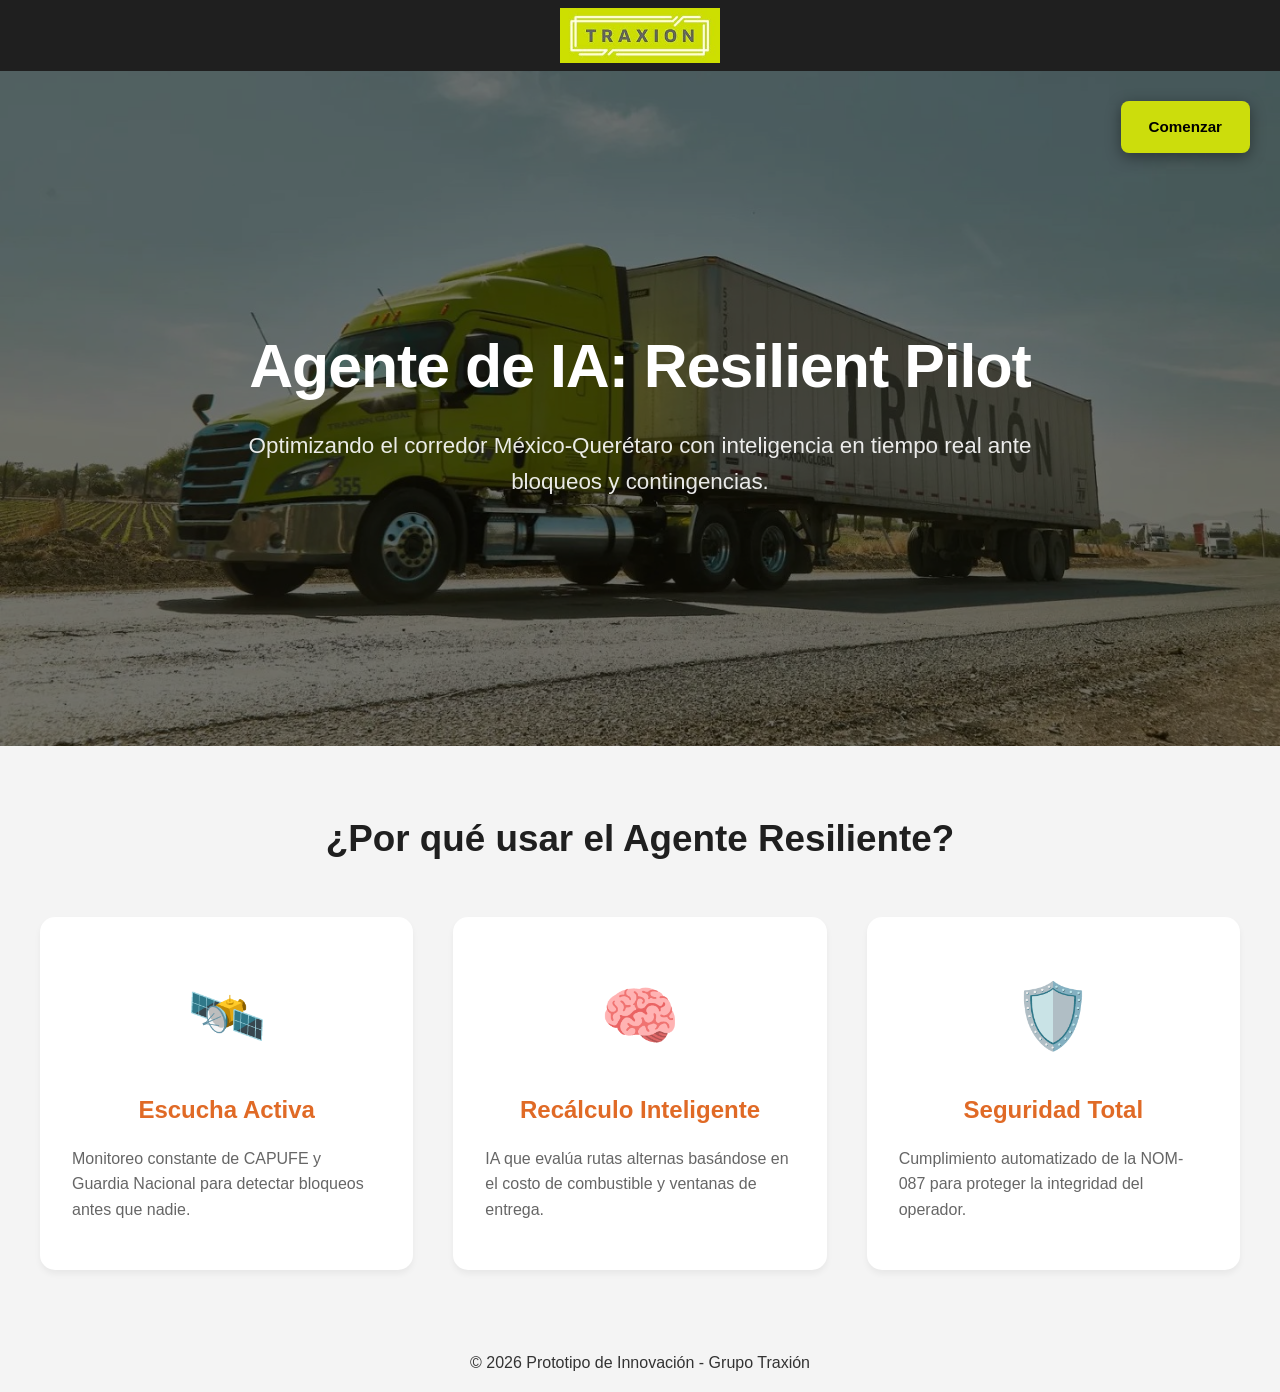
<file: index.html>
<!DOCTYPE html>
<html lang="es">
<head>
    <meta charset="UTF-8">
    <meta name="viewport" content="width=device-width, initial-scale=1.0">
    <title>Traxión - Resilient Pilot IA</title>
    <link rel="stylesheet" href="./style/style.css">
</head>
<body class="index-page">

    <header class="header-main bg-dark flex j-center a-center padding-sm">
        <img src="./img/Logo.jpg" alt="Logo Traxión" class="logo-img-md">
    </header>



        <section class="hero flex flex-column j-center a-center text-center">
            <div class="hero-overlay"></div>
            
            <a href="login.html" class="btn-traxion-green btn-floating">Comenzar</a>
            
            <div class="hero-content">
                <h1 class="hero-title margin-b-sm">Agente de IA: Resilient Pilot</h1>
                <p class="hero-subtitle">Optimizando el corredor México-Querétaro con inteligencia en tiempo real ante bloqueos y contingencias.</p>
            </div>
        </section>

    <main class="main-content">
        <section class="features padding-lg bg-white">
            <h2 class="text-center margin-b-lg main-title">¿Por qué usar el Agente Resiliente?</h2>
            
            <div class="features-container flex j-center a-stretch wrap max-width-xl">
                
                <div class="feature-card flex flex-column a-center">
                    <div class="feature-icon">🛰️</div>
                    <h3>Escucha Activa</h3>
                    <p>Monitoreo constante de CAPUFE y Guardia Nacional para detectar bloqueos antes que nadie.</p>
                </div>

                <div class="feature-card flex flex-column a-center">
                    <div class="feature-icon">🧠</div>
                    <h3>Recálculo Inteligente</h3>
                    <p>IA que evalúa rutas alternas basándose en el costo de combustible y ventanas de entrega.</p>
                </div>

                <div class="feature-card flex flex-column a-center">
                    <div class="feature-icon">🛡️</div>
                    <h3>Seguridad Total</h3>
                    <p>Cumplimiento automatizado de la NOM-087 para proteger la integridad del operador.</p>
                </div>

            </div>
        </section>
    </main>

    <footer class="footer-index text-center padding-md">
        <p class="color-gray">&copy; 2026 Prototipo de Innovación - Grupo Traxión</p>
    </footer>

</body>
</html>
</file>
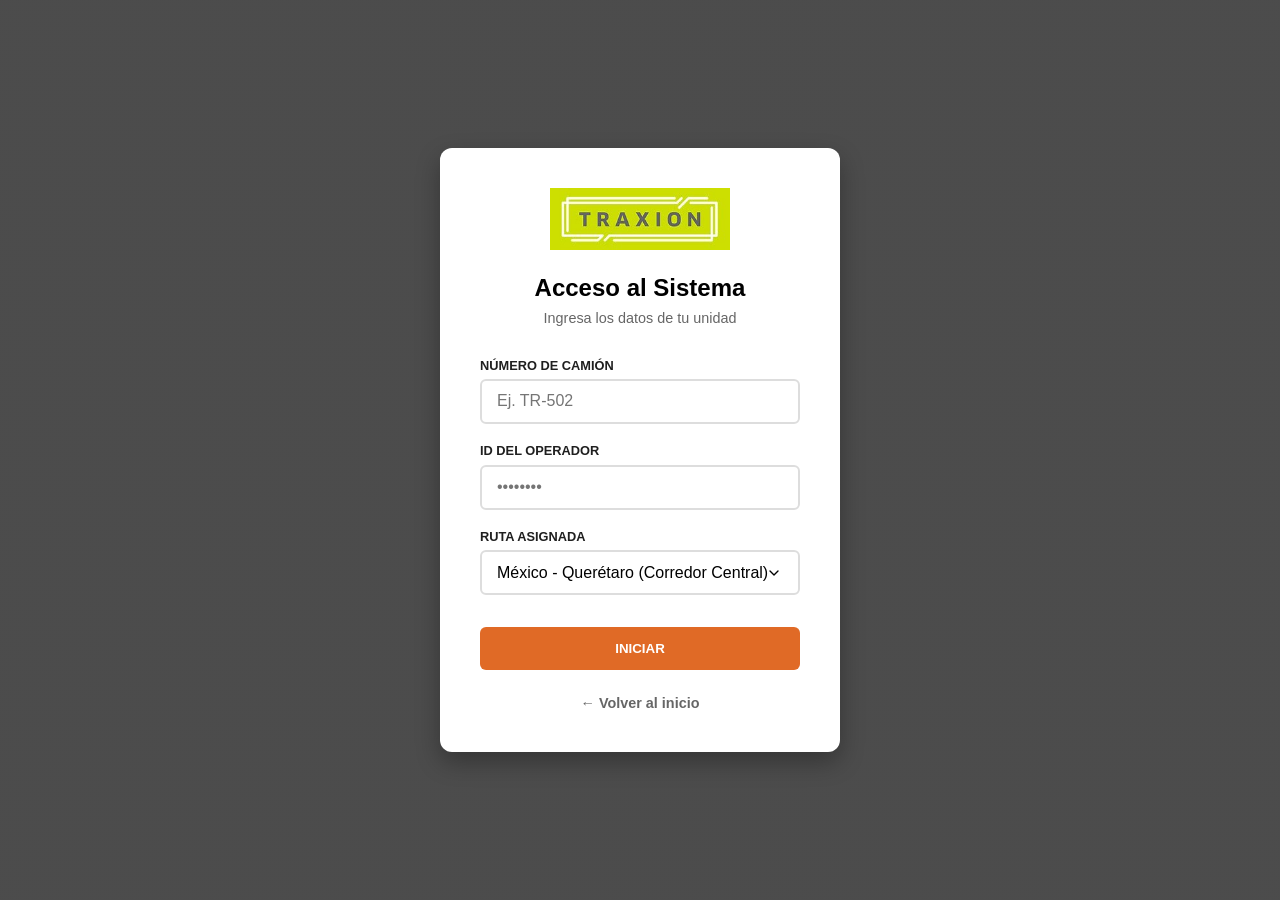
<file: login.html>
<!DOCTYPE html>
<html lang="es">
<head>
    <meta charset="UTF-8">
    <meta name="viewport" content="width=device-width, initial-scale=1.0">
    <title>Acceso Operador - Traxión</title>
    <link rel="stylesheet" href="./style/style-Login.css">
</head>
<body class="login-page">
    <div class="login-card">
        <div class="logo-container">
            <img src="./img/Logo.jpg" alt="Logo Traxión" class="logo-img">
        </div>
        
        <h2 class="text-center margin-b-sm">Acceso al Sistema</h2>
        <p class="text-center margin-b-lg color-gray">Ingresa los datos de tu unidad</p>
        
        <form action="app.html">
            <div class="form-group margin-b-md">
                <label>Número de Camión</label>
                <input type="text" placeholder="Ej. TR-502" required class="input-full">
            </div>
            
            <div class="form-group margin-b-md">
                <label>ID del Operador</label>
                <input type="password" placeholder="••••••••" required class="input-full">
            </div>
            
            <div class="form-group margin-b-lg">
                <label>Ruta Asignada</label>
                <select class="input-full">
                    <option>México - Querétaro (Corredor Central)</option>
                    <option>Querétaro - San Luis Potosí</option>
                </select>
            </div>
            
            <button type="submit" class="btn btn-primary btn-full">Iniciar</button>
            <div class="text-center margin-t-md">
                <a href="index.html" class="btn-back">← Volver al inicio</a>
            </div>
        </form>
    </div>
</body>
</html>
</file>
<file: style/style.css>
/* --- 1. VARIABLES Y RESET --- */
:root {
    --primary-orange: #E06A26;
    --traxion-green: #ccdd0c;
    --dark-bg: #1F1F1F; /*gris oscuro para el header */
    --light-bg: #F4F4F4;
    --white: #ffffff;
    --text-color: #333333;
}

* {
    margin: 0;
    padding: 0;
    box-sizing: border-box;
    font-family: 'Segoe UI', Roboto, Helvetica, Arial, sans-serif;
}

body {
    background-color: var(--light-bg);
    color: var(--text-color);
    line-height: 1.6;
}

/* --- 2. UTILIDADES FLEXBOX --- */
.flex { display: flex; }
.flex-column { flex-direction: column; }
.j-center { justify-content: center; }
.j-end { justify-content: flex-end; }
.a-center { align-items: center; }
.a-stretch { align-items: stretch; }
.wrap { flex-wrap: wrap; }
.text-center { text-align: center; }

/* Espaciados */
.padding-sm { padding: 0.5rem; }
.padding-md { padding: 1rem 2rem; }
.padding-lg { padding: 4rem 1rem; }
.margin-b-sm { margin-bottom: 0.8rem; }
.margin-b-md { margin-bottom: 1.5rem; }
.margin-b-lg { margin-bottom: 3rem; }

/* --- 3. COMPONENTES ESPECÍFICOS --- */

/* Header del Logo (Gris Oscuro) */
.header-main {
    background-color: var(--dark-bg);
    width: 100%;
}

.logo-img-md {
    height: 55px; /* Tamaño optimizado para el centro */
    width: auto;
}

/* Barra de Navegación/Acción (Debajo del Header) */
.action-bar {
    background-color: var(--white);
    border-bottom: 1px solid #ddd;
    min-height: 50px;
}

/* --- 4. SECCIÓN HERO (IMAGEN COMPLETA) --- */
.hero {
    position: relative;
    height: 75vh; /* Ocupa el 75% de la altura de la pantalla */
    background: url('../img/descarga1.jpg');
    background-size: cover;
    background-position: center;
    color: white;
    display: flex;
    justify-content: center;
    align-items: center;
    overflow: hidden;
}

.hero-overlay {
    position: absolute;
    top: 0; left: 0; width: 100%; height: 100%;
    background: rgba(0, 0, 0, 0.55); /* Capa para legibilidad */
}

/* Botón Flotante sobre la Imagen (Esquina Superior Derecha) */
.btn-floating {
    position: absolute;
    top: 30px;
    right: 30px;
    z-index: 10;
    background-color: var(--traxion-green);
    color: #000000;
    text-decoration: none;
    padding: 14px 28px;
    border-radius: 8px;
    font-weight: 700;
    font-size: 0.95rem;
    box-shadow: 0 4px 15px rgba(0,0,0,0.4);
    transition: all 0.3s ease;
}

.btn-floating:hover {
    background-color: #eaff00;
    transform: translateY(-3px) scale(1.02);
    box-shadow: 0 6px 20px rgba(234, 255, 0, 0.4);
}

.hero-content {
    position: relative;
    z-index: 1;
    max-width: 900px;
    padding: 0 20px;
}

.hero-title {
    font-size: 3.8rem;
    font-weight: 800;
    letter-spacing: -1px;
}

.hero-subtitle {
    font-size: 1.4rem;
    opacity: 0.9;
}

/* --- 5. SECCIÓN DE BENEFICIOS (CARDS) --- */
.main-title {
    font-size: 2.3rem;
    color: var(--dark-bg);
}

.max-width-xl {
    max-width: 1200px;
    margin: 0 auto;
    width: 100%;
}

.features-container {
    gap: 2.5rem;
}

.feature-card {
    background: var(--white);
    padding: 3rem 2rem;
    border-radius: 15px;
    flex: 1;
    min-width: 300px;
    box-shadow: 0 4px 6px rgba(0,0,0,0.05);
    transition: 0.3s ease;
}

.feature-card:hover {
    transform: translateY(-10px);
    box-shadow: 0 15px 30px rgba(0,0,0,0.1);
}

.feature-icon {
    font-size: 4rem;
    margin-bottom: 1.5rem;
}

.feature-card h3 {
    color: var(--primary-orange);
    font-size: 1.5rem;
    margin-bottom: 1rem;
}

.feature-card p {
    color: #666;
    font-size: 1rem;
}

/* --- 6. MEDIA QUERIES (RESPONSIVIDAD) --- */

/* Tablets y Celulares Grandes */
@media screen and (max-width: 992px) {
    .hero-title { font-size: 2.8rem; }
    .hero-subtitle { font-size: 1.1rem; }
}

/* Celulares (Smartphone < 768px) */
@media screen and (max-width: 768px) {
    .hero { height: 60vh; }
    
    .hero-title { font-size: 2rem; }
    
    /* El botón flota en la parte inferior en móvil para ser más fácil de presionar */
    .btn-floating {
        top: auto;
        bottom: 20px;
        left: 20px;
        right: 20px;
        text-align: center;
        padding: 16px;
    }

    .features-container {
        flex-direction: column;
        align-items: center;
    }

    .feature-card {
        width: 100%;
        max-width: 100%;
    }
}
</file>
<file: style/style-Login.css>
/* ----------- Estilos Base para el Formulario ------------- */
/* --- Variables Globales --- */
:root {
    --primary-orange: #E06A26;
    --dark-bg: #1F1F1F;
    --light-bg: #F4F4F4;
    --white: #ffffff;
}

/* --- Reset y Configuración Base --- */
* {
    margin: 0;
    padding: 0;
    box-sizing: border-box; /* Vital para que el padding no afecte el ancho total */
    font-family: 'Segoe UI', Roboto, Helvetica, Arial, sans-serif;
}

/* Fondo de la página de Login con imagen */
.login-page {
    min-height: 100vh;
    background: linear-gradient(rgba(31, 31, 31, 0.8), rgba(31, 31, 31, 0.8)), 
                url('https://images.unsplash.com/photo-1586528116311-ad8dd3c8310d?auto=format&fit=crop&q=80&w=2000');
    background-size: cover;
    background-position: center;
    display: flex;
    justify-content: center;
    align-items: center;
}

/* --- Tarjeta de Login --- */
.login-card {
    background: var(--white);
    padding: 2.5rem;
    border-radius: 12px;
    box-shadow: 0 10px 25px rgba(0,0,0,0.3);
    width: 90%;
    max-width: 400px;
}

.logo-container {
    display: flex;
    justify-content: center;
    margin-bottom: 1.5rem;
}

.logo-img {
    max-width: 180px;
    height: auto;
}

/* --- Tipografía y Espaciado --- */
.text-center { text-align: center; }
.margin-b-sm { margin-bottom: 0.5rem; }
.margin-b-md { margin-bottom: 1.2rem; }
.margin-b-lg { margin-bottom: 2rem; }
.color-gray { color: #666; font-size: 0.9rem; }

/* --- Formulario y Alineación de Cajas --- */
.form-group {
    display: flex;
    flex-direction: column;
}

.form-group label {
    font-size: 0.8rem;
    font-weight: 700;
    text-transform: uppercase;
    margin-bottom: 0.4rem;
    color: var(--dark-bg);
}

/* Estilo unificado para Input y Select */
.input-full {
    width: 100%;
    height: 45px; /* Altura fija para alineación perfecta */
    padding: 0 15px;
    border: 2px solid #ddd;
    border-radius: 6px;
    font-size: 1rem;
    background-color: #fff;
    outline: none;
    display: block;
    appearance: none; /* Elimina estilos nativos de flechas en algunos navegadores */
}

/* Estilo específico para el select para que mantenga la flecha pero se vea bien */
select.input-full {
    background-image: url("data:image/svg+xml;charset=UTF-8,%3csvg xmlns='http://www.w3.org/2000/svg' viewBox='0 0 24 24' fill='none' stroke='currentColor' stroke-width='2' stroke-linecap='round' stroke-linejoin='round'%3e%3cpolyline points='6 9 12 15 18 9'%3e%3c/polyline%3e%3c/svg%3e");
    background-repeat: no-repeat;
    background-position: right 1rem center;
    background-size: 1em;
}

.input-full:focus {
    border-color: var(--primary-orange);
}

/* --- Botones --- */
.btn {
    padding: 14px;
    border: none;
    border-radius: 6px;
    font-weight: 700;
    text-transform: uppercase;
    cursor: pointer;
    transition: background 0.3s;
}

.btn-primary {
    background-color: var(--primary-orange);
    color: white;
}

.btn-primary:hover {
    background-color: #c55a1d;
}

.btn-full {
    width: 100%;
}

/* --- Media Queries (Responsividad Móvil) --- */
@media screen and (max-width: 480px) {
    .login-card {
        padding: 1.5rem;
    }
    .input-full {
        height: 50px; /* Un poco más grande para dedos en móvil */
    }
}

/* Espaciado superior para el botón de regresar */
.margin-t-md {
    margin-top: 1.5rem;
}

/* Estilo del link de regresar */
.btn-back {
    text-decoration: none;
    color: #666;
    font-size: 0.9rem;
    font-weight: 600;
    transition: color 0.3s ease;
    display: inline-block;
}

.btn-back:hover {
    color: var(--primary-orange); /* Cambia a naranja al pasar el mouse */
}
/*-------------------------------------------------------------------*/
</file>
